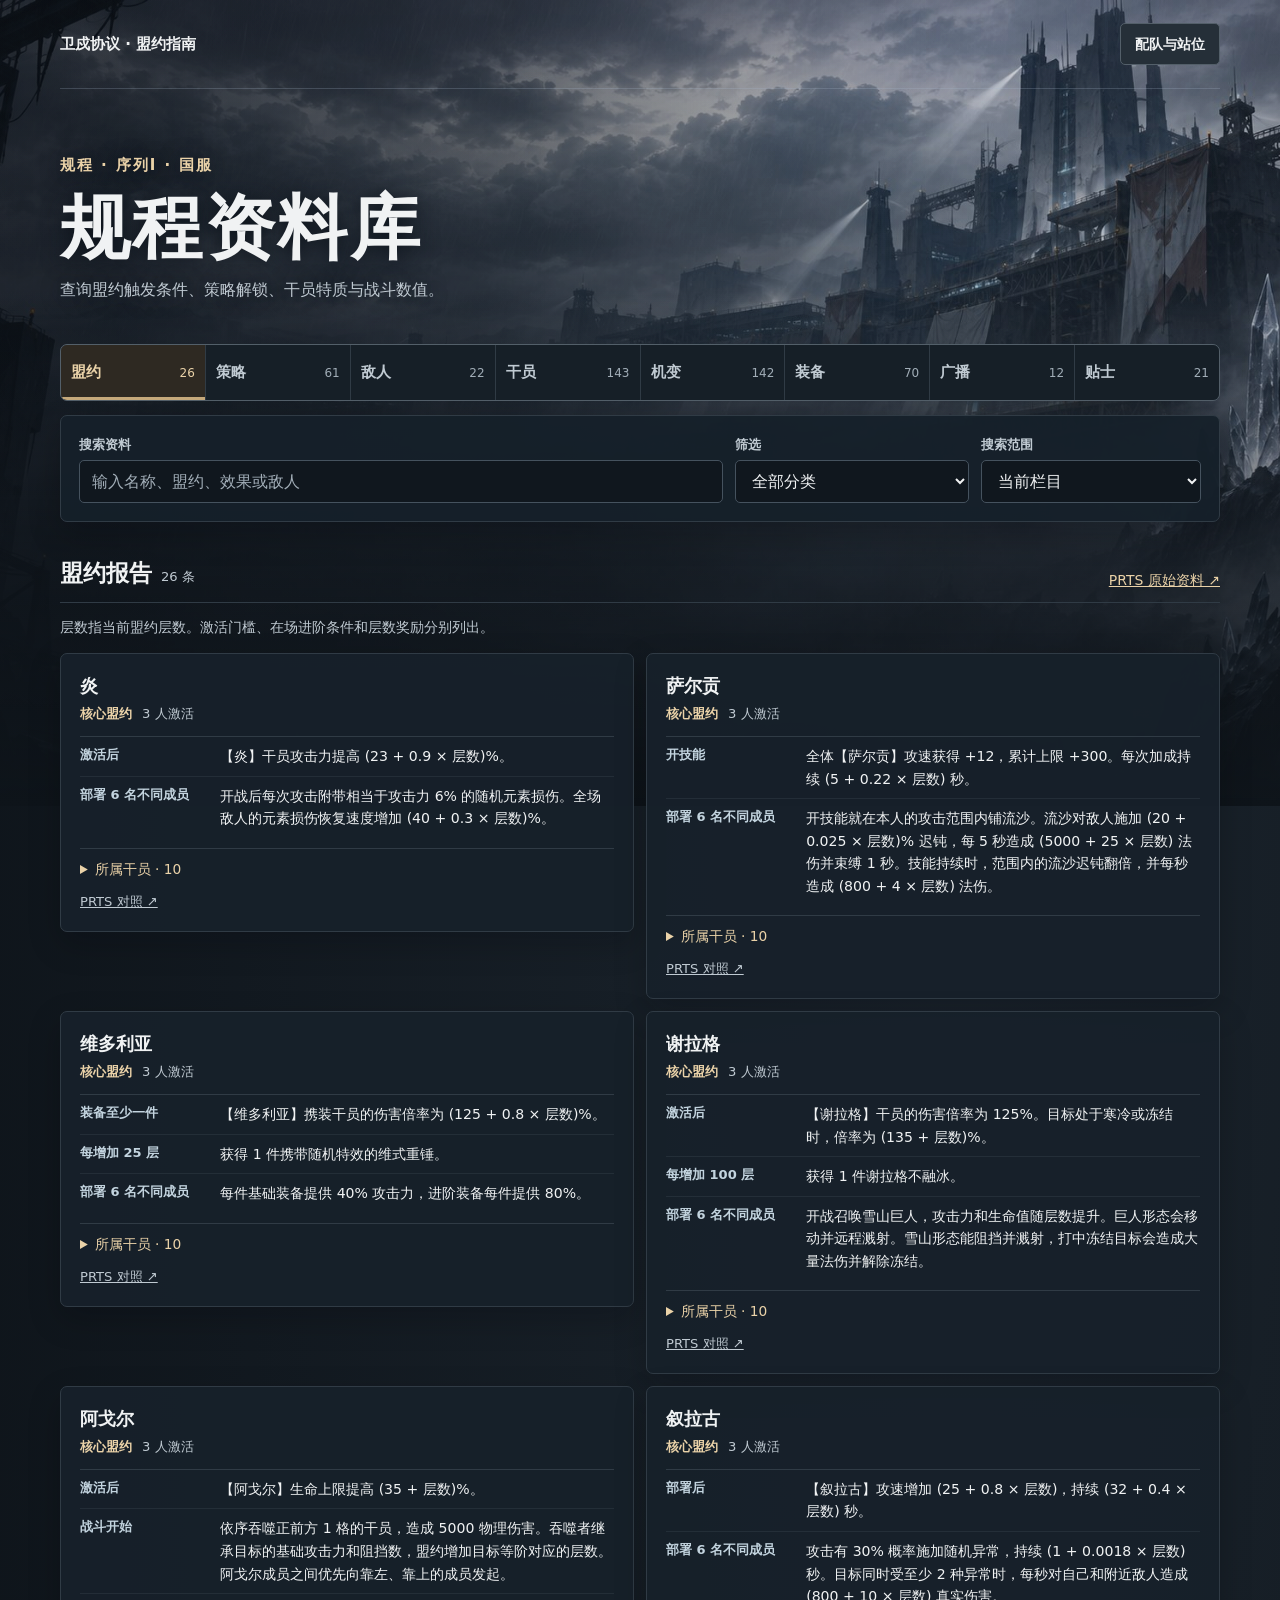
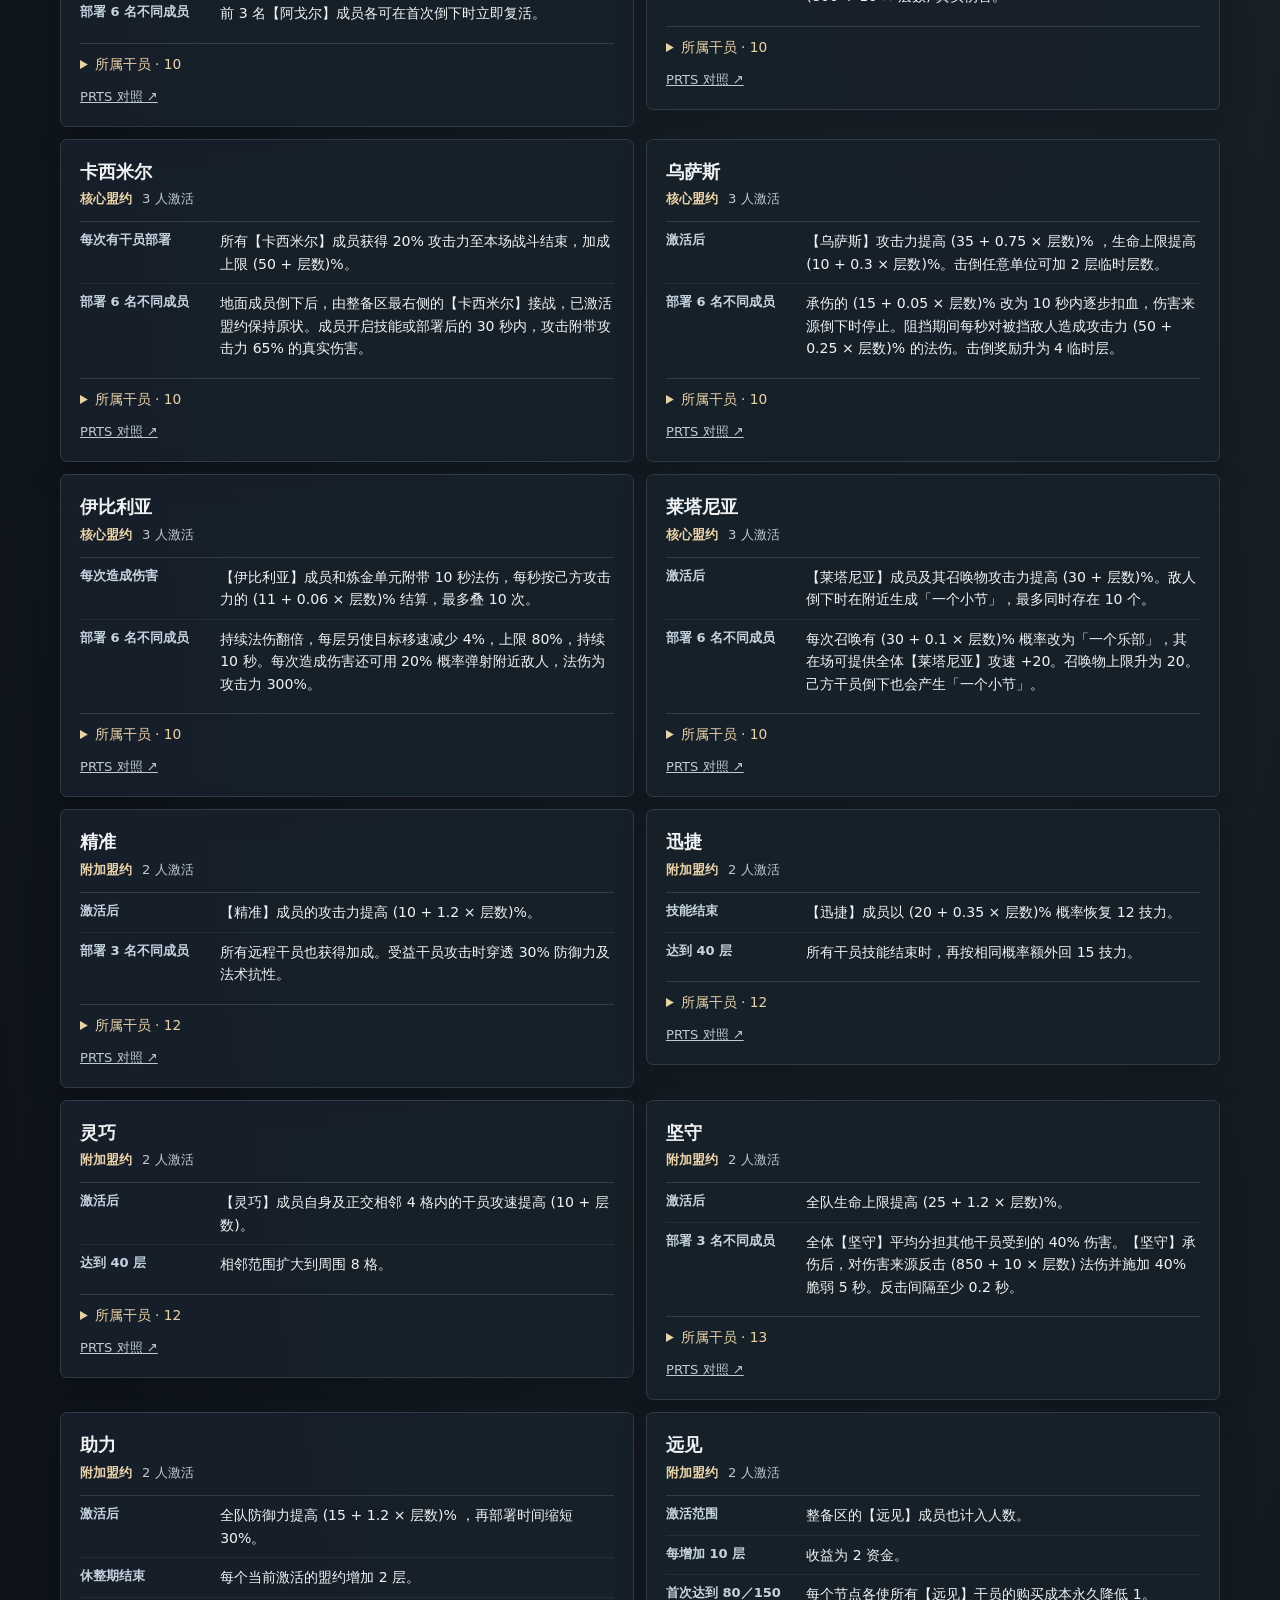
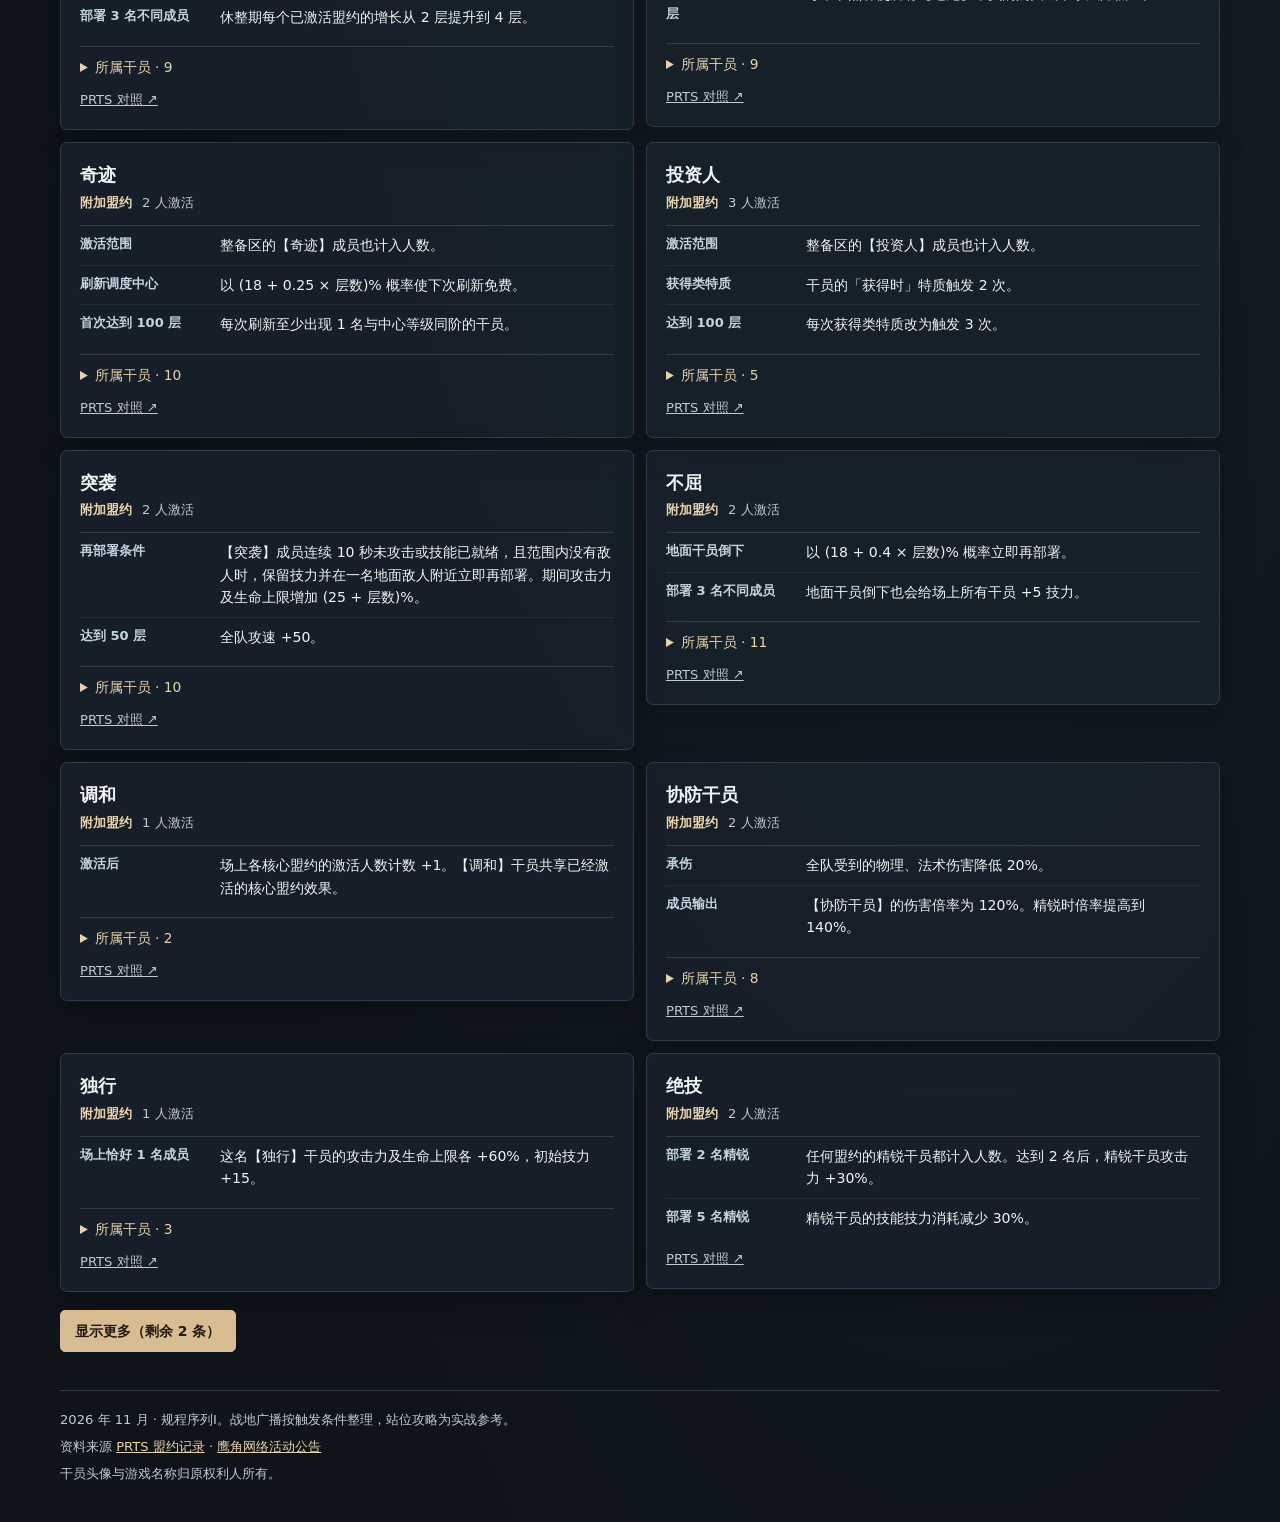
<file: database.html>
<!doctype html>
<html lang="zh-CN">
<head>
  <meta charset="utf-8">
  <meta name="viewport" content="width=device-width, initial-scale=1">
  <meta name="description" content="明日方舟卫戍协议·规程序列Ⅰ资料库，收录盟约、策略、敌人、干员、机变、装备、战地广播和专属贴士。">
  <title>规程资料库 · 卫戍协议</title>
  <link rel="stylesheet" href="theme.css?v=20261120-2">
  <style>
    * { box-sizing: border-box; }
    body { position: relative; margin: 0; color: var(--text); font: 15px/1.6 var(--sans); }
    body::before { content: ""; pointer-events: none; }
    a { color: var(--gold-bright); }
    :is(a, button, summary, input, select):focus-visible { outline: 2px solid var(--focus); outline-offset: 3px; }
    [hidden] { display: none !important; }
    .archive-wrap { position: relative; width: min(100% - 48px, 1160px); margin-inline: auto; }
    .archive-nav { display: flex; justify-content: space-between; align-items: center; gap: 12px; padding: 23px 0; border-bottom: 1px solid #a2b4c83d; }
    .archive-brand { color: var(--text); font-weight: 700; text-decoration: none; }
    .archive-link, .archive-more {
      display: inline-flex; align-items: center; justify-content: center;
      min-height: 42px; padding: 8px 14px; border: 1px solid var(--border-strong);
      border-radius: var(--radius-sm); background: var(--control-surface);
      color: var(--text); text-decoration: none; font: 600 .875rem/1.3 var(--sans); cursor: pointer;
    }
    .archive-link:hover, .archive-more:hover { background: var(--control-hover); border-color: var(--gold); }
    .archive-hero { padding: 64px 0 42px; text-shadow: 0 2px 20px #0a1119; }
    .archive-period { margin: 0 0 12px; color: var(--gold-bright); font-weight: 600; letter-spacing: .13em; }
    .archive-hero h1 { margin: 0 0 8px; font-size: clamp(2.65rem, 6vw, 4.4rem); font-weight: 750; line-height: 1.13; letter-spacing: .035em; }
    .archive-hero p:last-child { margin: 0; color: var(--text-mid); font-size: 1rem; }
    .archive-tabs {
      display: grid; grid-template-columns: repeat(8, minmax(0, 1fr)); gap: 1px;
      border: 1px solid var(--border-strong); border-radius: var(--radius);
      overflow: clip; background: var(--border-hair);
    }
    .archive-tab {
      display: flex; justify-content: space-between; align-items: baseline; gap: 6px;
      min-height: 55px; padding: 15px 10px; background: var(--surface-solid); color: var(--text-mid);
      text-decoration: none; font-weight: 600; text-wrap: nowrap;
      box-shadow: inset 0 -3px transparent;
    }
    .archive-tab small { color: var(--text-dim); font: 500 .75rem/1.4 var(--sans); font-variant-numeric: tabular-nums; }
    .archive-tab:hover { background: var(--surface-hover); color: var(--text); }
    .archive-tab:focus-visible { outline-offset: -4px; }
    .archive-tab[aria-current="page"] { color: var(--gold-bright); background: #2e2922; box-shadow: inset 0 -3px var(--gold); }
    .archive-tab[aria-current="page"] small { color: var(--gold-bright); }
    .archive-controls {
      display: grid; grid-template-columns: minmax(0, 2.2fr) minmax(120px, .8fr) minmax(120px, .75fr); gap: 12px;
      padding: 18px; margin-top: 14px; border: 1px solid var(--border-hair);
      border-radius: var(--radius); background: #15202aeb; box-shadow: var(--shadow-card);
    }
    .archive-field { display: grid; gap: 5px; min-width: 0; color: var(--text-mid); font-size: .825rem; font-weight: 600; }
    .archive-field input, .archive-field select {
      width: 100%; min-height: 43px; border: 1px solid var(--border-subtle); border-radius: var(--radius-sm);
      padding: 8px 12px; background: var(--bg-deep); color: var(--text); font: 400 16px/1.35 var(--sans);
    }
    .archive-field input::placeholder { color: var(--text-dim); opacity: 1; }
    .archive-results-heading {
      display: flex; align-items: end; justify-content: space-between; flex-wrap: wrap; gap: 6px 16px;
      margin: 32px 0 13px; border-bottom: 1px solid var(--border-hair); padding-bottom: 11px;
    }
    .archive-results-heading h2 { margin: 0; font-size: 1.45rem; }
    .archive-results-heading a { font-size: .875rem; }
    .archive-count { margin-left: 9px; color: var(--text-mid); font-size: .82rem; font-weight: 500; white-space: nowrap; }
    .archive-note { margin: 0 0 14px; color: var(--text-mid); font-size: .9rem; }
    .archive-results { display: grid; grid-template-columns: repeat(2, minmax(0, 1fr)); gap: 12px; align-items: start; }
    .archive-card {
      border: 1px solid var(--border-hair); border-radius: var(--radius); background: #17212aef;
      padding: clamp(13px, 2vw, 19px); box-shadow: var(--shadow-card); min-width: 0;
    }
    .archive-card:target { border-color: var(--gold); }
    .archive-card-head { display: flex; align-items: center; gap: 12px; min-width: 0; }
    .archive-card h3 { margin: 0; font-size: 1.15rem; line-height: 1.4; overflow-wrap: anywhere; }
    .archive-card-meta { display: flex; flex-wrap: wrap; gap: 4px 10px; margin-top: 4px; color: var(--text-mid); font-size: .82rem; }
    .archive-card-meta strong { color: var(--gold-bright); font-weight: 600; }
    .archive-portrait {
      width: 48px; height: 48px; flex: 0 0 auto; object-fit: cover; border-radius: var(--radius-sm);
      border: 1px solid var(--border-subtle); background: var(--control-surface);
    }
    .archive-fields { display: grid; gap: 0; margin: 12px 0 0; border-top: 1px solid var(--border-hair); }
    .archive-fields > div { display: grid; grid-template-columns: minmax(6.4em, 24%) minmax(0, 1fr); gap: 6px 12px; padding: 8px 0; }
    .archive-fields > div + div { border-top: 1px solid #303b4588; }
    .archive-fields dt { color: var(--blue-soft); font-size: .815rem; font-weight: 600; }
    .archive-fields dd { margin: 0; color: var(--text); font-size: .88rem; overflow-wrap: anywhere; }
    .archive-chips { display: flex; flex-wrap: wrap; gap: 5px 6px; margin-top: 9px; }
    .archive-chip {
      display: inline-block; max-width: 100%; padding: 4px 9px; border: 1px solid var(--border-subtle);
      border-radius: var(--radius-sm); color: var(--text-mid); font-size: .82rem; overflow-wrap: anywhere;
    }
    a.archive-chip { text-decoration: none; color: var(--gold-bright); }
    a.archive-chip:hover { border-color: var(--gold); background: var(--surface-hover); }
    .archive-card details { margin-top: 10px; border-top: 1px solid var(--border-hair); }
    .archive-card summary { padding: 9px 0 0; color: var(--gold-bright); font-size: .86rem; cursor: pointer; }
    .archive-card-foot { display: flex; gap: 12px; flex-wrap: wrap; margin-top: 11px; font-size: .82rem; }
    .archive-card-foot a { color: var(--text-mid); }
    .archive-stats { width: 100%; margin-top: 9px; border-collapse: collapse; font-size: .82rem; font-variant-numeric: tabular-nums; }
    .archive-stats :is(th,td) { padding: 7px 6px; text-align: right; border-block-end: 1px solid var(--border-hair); }
    .archive-stats th:first-child { text-align: left; }
    .archive-stats thead th { color: var(--text-mid); background: var(--bg-soft); }
    .archive-stats tbody th { color: var(--text-mid); font-weight: 500; }
    .archive-stats .archive-secret { color: #ffc3a9; }
    .archive-empty { color: var(--text-mid); }
    .archive-more {
      margin: 18px 0 0; color: var(--primary-text);
      border-color: var(--primary-start); background: var(--primary-start);
    }
    .archive-more:hover { color: var(--primary-text); background: var(--primary-hover); }
    .archive-footer { margin: 38px 0 0; padding: 18px 0 32px; border-top: 1px solid var(--border-hair); color: var(--text-mid); font-size: .82rem; }
    .archive-footer p { margin: 0 0 6px; }
    @media (max-width: 1050px) {
      .archive-tabs { grid-template-columns: repeat(4, minmax(0, 1fr)); }
    }
    @media (max-width: 690px) {
      .archive-wrap { width: calc(100% - 30px); }
      .archive-nav { padding-block: 15px; }
      .archive-hero { padding: 43px 0 29px; }
      .archive-hero p:last-child { max-width: 29ch; }
      .archive-tab { min-height: 50px; padding: 9px 5px; flex-direction: column; justify-content: center; align-items: center; gap: 0; font-size: .82rem; }
      .archive-controls { grid-template-columns: repeat(2, minmax(0, 1fr)); padding: 12px; gap: 10px; }
      .archive-field:first-child { grid-column: 1 / -1; }
      .archive-results-heading { margin-top: 22px; }
      .archive-results { grid-template-columns: minmax(0, 1fr); }
    }
    @media (max-width: 410px) {
      .archive-fields > div { grid-template-columns: minmax(0, 1fr); gap: 2px; }
      .archive-stats :is(th,td) { padding-inline: 3px; }
    }
  </style>
  </head>
<body>
  <header class="archive-wrap">
    <nav class="archive-nav" aria-label="站点导航">
      <a class="archive-brand" href="index.html">卫戍协议 · 盟约指南</a>
      <a class="archive-link" href="index.html#formations">配队与站位</a>
    </nav>
    <div class="archive-hero">
      <p class="archive-period">规程 · 序列Ⅰ · 国服</p>
      <h1>规程资料库</h1>
      <p>查询盟约触发条件、策略解锁、干员特质与战斗数值。</p>
    </div>
  </header>
  <main class="archive-wrap">
    <nav class="archive-tabs" aria-label="资料分类" id="archive-tabs"></nav>
    <form class="archive-controls" role="search" id="archive-search">
      <label class="archive-field">搜索资料
        <input id="archive-query" type="search" autocomplete="off" placeholder="输入名称、盟约、效果或敌人">
      </label>
      <label class="archive-field">筛选
        <select id="archive-filter"></select>
      </label>
      <label class="archive-field">搜索范围
        <select id="archive-scope">
          <option value="category">当前栏目</option>
          <option value="all">全部栏目</option>
        </select>
      </label>
    </form>
    <section aria-labelledby="archive-section-name">
      <div class="archive-results-heading">
        <h2><span id="archive-section-name">盟约报告</span><span class="archive-count" id="archive-count" role="status"></span></h2>
        <a id="archive-source" target="_blank" rel="noopener noreferrer">PRTS 原始资料 ↗</a>
      </div>
      <p class="archive-note" id="archive-note"></p>
      <div class="archive-results" id="archive-results"></div>
      <p class="archive-empty" id="archive-empty" hidden>没有匹配的条目。试试缩短关键词或切换搜索范围。</p>
      <button type="button" class="archive-more" id="archive-more" hidden>显示更多</button>
      <noscript><p>启用 JavaScript 后即可在本站搜索。也可直接查看 <a href="https://prts.wiki/w/卫戍协议·规程/PRTS盟约记录">PRTS 盟约记录</a>。</p></noscript>
    </section>
    <footer class="archive-footer">
      <p>2026 年 11 月 · 规程序列Ⅰ。战地广播按触发条件整理，站位攻略为实战参考。</p>
      <p>资料来源 <a href="https://prts.wiki/w/卫戍协议·规程/PRTS盟约记录" target="_blank" rel="noopener noreferrer">PRTS 盟约记录</a> · <a href="https://ak.hypergryph.com/news/4915" target="_blank" rel="noopener noreferrer">鹰角网络活动公告</a></p>
      <p>干员头像与游戏名称归原权利人所有。</p>
    </footer>
  </main>
  <script src="protocol-data.js?v=20261120-1"></script>
  <script>
    const reference = "https://prts.wiki/w/卫戍协议·规程/PRTS盟约记录";
    const wikiPage = "https://prts.wiki/w/";
    const sections = {
      alliances: { nav: "盟约", label: "盟约报告", anchor: "S.W.E.E.P.盟约报告", note: "层数指当前盟约层数。激活门槛、在场进阶条件和层数奖励分别列出。" },
      strategies: { nav: "策略", label: "策略报告", anchor: "S.W.E.E.P.策略报告", note: "初始生命值、操作方式、消耗和解锁条件可按策略发起人检索。" },
      enemies: { nav: "敌人", label: "敌方资料", anchor: "敌方资料", note: "领袖卡片可展开各难度的生命值，并查看隐秘核心的独立数值。" },
      operators: { nav: "干员", label: "干员数据库", anchor: "干员数据库", note: "按调度池等阶、盟约和特质检索。干员的原型及预设替换关系列在卡片中。" },
      phases: { nav: "机变", label: "机变阶段", anchor: "机变阶段", note: "敌人轮选按登场时段与击倒奖励整理，联合选项包含对队友的效果。" },
      equipment: { nav: "装备", label: "装备数据库", anchor: "装备数据库", note: "装备效果可在整备区生效，属性加成于战斗中应用。同名效果通常叠加并独立判定。标有合并限制的装备，可通过特定途径变为进阶品质。特定组合可同时获得两件装备的效果及额外能力。" },
      radio: { nav: "广播", label: "战地广播", anchor: "战地广播", note: "按广播何时出现及会显示的信息整理。" },
      tips: { nav: "贴士", label: "专属贴士", anchor: "专属贴士", note: "涵盖调度、整备、联防和最终攻势。" }
    };

    function node(type, content = "", className = "") {
      const element = document.createElement(type);
      if (className) element.className = className;
      if (content) element.textContent = content;
      return element;
    }

    function anchor(label, url, className = "", external = false) {
      const element = node("a", label, className);
      element.href = url;
      if (external) {
        element.target = "_blank";
        element.rel = "noopener noreferrer";
      }
      return element;
    }

    function address(category, name = "") {
      const params = new URLSearchParams({ category });
      if (name) params.set("record", name);
      return "database.html?" + params;
    }

    function sourceAddress(category, record) {
      const section = sections[category];
      const fragment = category === "alliances" ? record.group
        : category === "equipment" && record.anchor ? record.name
        : category === "enemies" && record.group === "领袖" ? "领袖"
        : category === "enemies" && record.group === "战术特训" ? "战术特训敌人"
        : section.anchor;
      return reference + "#" + encodeURIComponent(fragment);
    }

    function makeFields(pairs) {
      const list = node("dl", "", "archive-fields");
      for (const [key, value] of pairs) {
        const line = node("div");
        line.append(node("dt", key), node("dd", value));
        list.append(line);
      }
      return list;
    }

    function makeChips(items, label) {
      const box = node("div", "", "archive-chips");
      if (label) box.setAttribute("aria-label", label);
      box.append(...items);
      return box;
    }

    function makeHealth(stats) {
      const details = node("details");
      const summary = node("summary", "生命值 · " + stats.length + " 个模式和等级");
      const table = node("table", "", "archive-stats");
      table.setAttribute("aria-label", "不同模拟等级下的领袖生命值");
      const headings = table.createTHead().insertRow();
      for (const label of ["难度／规程等级", "最终攻势", "隐秘核心"]) {
        const th = node("th", label);
        th.scope = "col";
        headings.append(th);
      }
      const tbody = table.createTBody();
      for (const [mode, health] of stats) {
        const row = tbody.insertRow();
        const heading = node("th", mode);
        heading.scope = "row";
        row.append(heading, node("td", health[0]), node("td", health[1] ?? "—", "archive-secret"));
      }
      details.append(summary, table);
      return details;
    }

    const selected = new URLSearchParams(location.search);
    const keys = Object.keys(sections);
    const category = keys.includes(selected.get("category")) ? selected.get("category") : "alliances";
    const directName = selected.get("record") ?? "";
    const isDirect = protocolData[category].some(record => record.name === directName);
    const query = document.getElementById("archive-query");
    const filter = document.getElementById("archive-filter");
    const scope = document.getElementById("archive-scope");
    const list = document.getElementById("archive-results");
    const count = document.getElementById("archive-count");
    const more = document.getElementById("archive-more");
    const empty = document.getElementById("archive-empty");
    const sectionName = document.getElementById("archive-section-name");
    const sectionNote = document.getElementById("archive-note");
    const sectionSource = document.getElementById("archive-source");
    const allianceNames = new Set(protocolData.alliances.map(entry => entry.name));
    const operatorNames = new Set(protocolData.operators.map(entry => entry.name));
    const pageSize = 24;

    function makeCard(record, key) {
      const card = node("article", "", "archive-card");
      const head = node("div", "", "archive-card-head");
      const portraitUrl = key === "operators" ? protocolPortraits[record.name] : "";
      if (portraitUrl) {
        const portrait = node("img", "", "archive-portrait");
        portrait.src = portraitUrl;
        portrait.alt = record.name + "的头像";
        portrait.loading = "lazy";
        portrait.referrerPolicy = "no-referrer";
        portrait.addEventListener("error", () => portrait.remove(), { once: true });
        head.append(portrait);
      }
      const heading = node("div");
      const title = node("h3", record.name);
      const meta = node("div", "", "archive-card-meta");
      meta.append(node("strong", record.group));
      if (record.badge) meta.append(node("span", record.badge));
      heading.append(title, meta);
      head.append(heading);
      card.append(head);
      if (record.tags?.length) {
        const tags = record.tags.map(label => allianceNames.has(label)
          ? anchor(label, address("alliances", label), "archive-chip")
          : node("span", label, "archive-chip"));
        card.append(makeChips(tags, "标签"));
      }
      if (record.variants?.length) {
        const variants = record.variants.map(name => anchor(name.replace("(卫戍协议)", ""), wikiPage + encodeURIComponent(name), "archive-chip", true));
        card.append(makeChips([node("span", "预设", "archive-chip"), ...variants], "预设替换"));
      }
      if (record.fields.length) card.append(makeFields(record.fields));
      if (record.stats) card.append(makeHealth(record.stats));
      if (record.people?.length) {
        const allies = record.people.map(label => operatorNames.has(label)
          ? anchor(label, address("operators", label), "archive-chip")
          : anchor(label, wikiPage + encodeURIComponent(label), "archive-chip", true));
        const details = node("details");
        details.append(node("summary", "所属干员 · " + record.people.length), makeChips(allies, "所属干员"));
        card.append(details);
      }
      if (record.enemyPages?.length) {
        const details = node("details");
        const enemyLinks = record.enemyPages.map(name => anchor(name, wikiPage + encodeURIComponent(name), "archive-chip", true));
        details.append(node("summary", "敌人列表 · " + enemyLinks.length), makeChips(enemyLinks, "敌人列表"));
        card.append(details);
      }
      const links = node("div", "", "archive-card-foot");
      if (key === "operators") {
        links.append(anchor("干员原型 ↗", wikiPage + encodeURIComponent(record.name), "", true));
      }
      links.append(anchor("PRTS 对照 ↗", sourceAddress(key, record), "", true));
      card.append(links);
      return card;
    }

    function normalize(value) {
      return value.normalize("NFKC").toLocaleLowerCase("zh-CN");
    }

    const searchable = keys.flatMap(key => protocolData[key].map(entry => ({
      key, entry, text: normalize([
        sections[key].label, entry.name, entry.group, entry.badge,
        ...(entry.tags ?? []), ...(entry.variants ?? []), ...(entry.people ?? []),
        ...(entry.enemyPages ?? []), ...entry.fields.flat(), ...(entry.stats ?? []).flat(2)
      ].filter(Boolean).join(" "))
    })));

    let visibleLimit = pageSize;
    let exactRecord = isDirect ? directName : "";
    query.value = exactRecord || selected.get("q") || "";
    scope.value = selected.get("scope") === "all" ? "all" : "category";

    const allGroups = [...new Set(protocolData[category].map(item => item.group))];
    filter.add(new Option("全部分类", "all"));
    for (const group of allGroups) filter.add(new Option(group, group));
    if (allGroups.includes(selected.get("group"))) filter.value = selected.get("group");

    const tabBar = document.getElementById("archive-tabs");
    for (const key of keys) {
      const tab = anchor(sections[key].nav, address(key), "archive-tab");
      tab.append(node("small", String(protocolData[key].length)));
      if (key === category) tab.setAttribute("aria-current", "page");
      tabBar.append(tab);
    }

    function render() {
      const all = scope.value === "all";
      const current = sections[category];
      const tokens = normalize(query.value.trim()).split(/\s+/).filter(Boolean);
      filter.disabled = all;
      const filtered = searchable.filter(({ key, entry, text }) => {
        if (!all && (key !== category || filter.value !== "all" && entry.group !== filter.value)) return false;
        if (exactRecord) return entry.name === exactRecord;
        return tokens.every(token => text.includes(token));
      });
      sectionName.textContent = all ? "全部资料" : current.label;
      sectionNote.textContent = all ? "" : current.note;
      sectionNote.hidden = all;
      sectionSource.href = all ? reference : reference + "#" + encodeURIComponent(current.anchor);
      count.textContent = filtered.length + " 条";
      list.replaceChildren(...filtered.slice(0, visibleLimit).map(({ key, entry }) => makeCard(entry, key)));
      empty.hidden = filtered.length > 0;
      more.hidden = visibleLimit >= filtered.length;
      more.textContent = "显示更多（剩余 " + (filtered.length - visibleLimit) + " 条）";
    }

    function applyFilters() {
      exactRecord = "";
      visibleLimit = pageSize;
      const params = new URLSearchParams({ category });
      if (query.value.trim()) params.set("q", query.value.trim());
      if (scope.value === "all") params.set("scope", "all");
      if (filter.value !== "all" && scope.value !== "all") params.set("group", filter.value);
      history.replaceState(null, "", "?" + params);
      render();
    }

    document.getElementById("archive-search").addEventListener("submit", event => {
      event.preventDefault();
      applyFilters();
    });
    query.addEventListener("input", applyFilters);
    filter.addEventListener("change", applyFilters);
    scope.addEventListener("change", applyFilters);
    more.addEventListener("click", () => {
      visibleLimit += pageSize;
      render();
    });
    render();
  </script>
</body>
</html>
</file>
<file: theme.css>
/* Website palette and controls for the industrial city artwork. */
:root {
  color-scheme: dark;
  --bg-void: #0e141a;
  --bg-deep: #10171e;
  --bg-mid: #171f27;
  --bg-soft: #202a33;
  --surface-solid: #161f27;
  --surface-hover: #202a33;
  --border-hair: #303b45;
  --border-subtle: #45525e;
  --border-strong: #535f69;
  --text: #f0f2f3;
  --text-mid: #c0cad2;
  --text-dim: #a1adb7;
  --text-faint: #9ba7b0;
  --gold: #c6a97b;
  --gold-bright: #ead2a8;
  --gold-deep: #a88b60;
  --gold-glow: rgba(198, 169, 123, .1);
  --blue: #9db6c6;
  --blue-soft: #c3d4df;
  --green: #aac8b9;
  --focus: #ecd3a4;
  --primary-start: #d7bd91;
  --primary-end: #c0a477;
  --primary-hover: #e5cea7;
  --primary-active: #b69b70;
  --primary-text: #211a12;
  --control-surface: #252f38;
  --control-hover: #303c46;
  --control-active: #1d262e;
  --control-edge: #626e78;
  --radius: 7px;
  --radius-sm: 5px;
  --sans: 'Inter', 'Noto Sans SC', 'Microsoft YaHei', -apple-system, system-ui, sans-serif;
  --serif: var(--sans);
  --shadow-card: 0 12px 32px rgba(2, 6, 10, .22);
  --shadow-lift: 0 14px 36px rgba(2, 6, 10, .27);
  --city-height: clamp(650px, 63vw, 900px);
  --city-position: 58% top;
  --city-shade: linear-gradient(90deg, rgba(9, 14, 20, .76), rgba(10, 16, 22, .55) 40%, rgba(11, 17, 23, .08) 76%);
}

html {
  background: var(--bg-void);
  scroll-padding-top: 24px;
}
body {
  background: radial-gradient(ellipse at 75% 46rem, #1b242d 0%, var(--bg-void) 66rem);
  font-weight: 400;
}
body::before {
  position: absolute;
  inset: 0 0 auto;
  height: var(--city-height);
  background:
    linear-gradient(180deg, rgba(9, 14, 19, .12), rgba(13, 19, 25, .16) 36%, var(--bg-void) 100%),
    var(--city-shade),
    url('tactical-city.jpg') var(--city-position) / cover no-repeat;
}
body::after { display: none; }
.bg-grid {
  position: absolute;
  inset: 0 0 auto;
  height: var(--city-height);
  background-image:
    linear-gradient(rgba(189, 207, 220, .04) 1px, transparent 1px),
    linear-gradient(90deg, rgba(189, 207, 220, .04) 1px, transparent 1px);
  background-size: 80px 80px;
  mask-image: linear-gradient(180deg, transparent 23%, #000 59%, transparent 93%);
  -webkit-mask-image: linear-gradient(180deg, transparent 23%, #000 59%, transparent 93%);
  opacity: .45;
}
.container {
  max-width: 1100px;
  padding-inline: clamp(16px, 3.6vw, 40px);
}

/* Title over the city panorama. */
.hero {
  padding: 92px 0 42px;
  text-align: left;
}
.hero::before {
  content: '';
  position: absolute;
  left: 0;
  top: 55px;
  width: 46px;
  height: 2px;
  background: var(--gold);
}
.hero-eyebrow {
  margin-bottom: 13px;
  padding: 0;
  color: var(--gold-bright);
  font-size: .8125rem;
  font-weight: 600;
  letter-spacing: .25em;
  text-shadow: 0 2px 12px #0d141d;
}
.hero h1 {
  margin: 0 0 14px;
  background: none;
  color: #f3f5f6;
  -webkit-text-fill-color: currentColor;
  font-size: clamp(2.1rem, 4.75vw, 3.7rem);
  font-weight: 700;
  line-height: 1.22;
  letter-spacing: .035em;
  filter: none;
  text-shadow: 0 3px 25px rgba(3, 8, 14, .54);
}
.hero-sub {
  color: var(--text-mid);
  font-size: 1rem;
  font-weight: 400;
  letter-spacing: .035em;
  text-shadow: 0 2px 12px #0a1016;
}
.hero-divider {
  justify-content: flex-start;
  gap: 8px;
  margin-top: 25px;
}
.hero-divider::before {
  width: 40px;
  background: var(--gold);
}
.hero-divider::after {
  width: 146px;
  background: linear-gradient(90deg, rgba(191, 204, 214, .39), transparent);
}
.hero-divider .diamond { display: none; }

/* Guide surfaces. */
.notice,
.info-block,
.synergy-block,
.simple-explain,
.warn-box,
.formation-panel,
.formation-overview {
  border: 1px solid var(--border-hair);
  border-radius: var(--radius);
  background: var(--surface-solid);
  box-shadow: var(--shadow-card);
}
.notice {
  margin-bottom: 26px;
  padding: 17px 20px;
  gap: 14px;
  border-color: #4b545b;
  background: rgba(20, 29, 37, .9);
}
.notice::before { display: none; }
.notice-icon {
  width: 29px;
  height: 29px;
  border-radius: var(--radius-sm);
  border-color: var(--gold-deep);
  background: var(--gold-glow);
  color: var(--gold-bright);
  font-family: var(--sans);
  font-size: .875rem;
}
.notice-body,
.info-content,
.step-list li,
.row-body,
.final-config {
  color: var(--text-mid);
  font-size: 1rem;
  font-weight: 400;
  line-height: 1.8;
}
.notice-body strong { font-weight: 600; }
.section-head {
  margin: 48px 0 20px;
  padding-bottom: 15px;
}
.section-head h2 {
  font-size: 1.25rem;
  letter-spacing: .09em;
}
.section-head .count { color: var(--text-dim); font-size: .8125rem; }
.entry-list { gap: 10px; }
.entry-card {
  padding: 16px 20px;
  border-color: var(--border-hair);
  border-radius: var(--radius);
  background: var(--surface-solid);
  transition: background-color .18s ease, border-color .18s ease;
}
.entry-card::before,
.entry-card::after { display: none; }
.entry-card:hover {
  border-color: var(--border-strong);
  background: var(--surface-hover);
  box-shadow: var(--shadow-card);
  transform: none;
}
.entry-card:hover .entry-emblem { transform: none; }
.entry-emblem,
.detail-emblem {
  border-radius: var(--radius-sm);
  font-family: var(--sans);
}
.entry-name { font-size: 1.0625rem; }
.entry-desc {
  color: var(--text-dim);
  font-size: .875rem;
  font-weight: 400;
}
.entry-portraits img {
  width: 38px;
  height: 38px;
  margin-left: -5px;
  border: 2px solid var(--surface-solid);
  border-radius: 4px;
}
.detail-topbar { padding-top: 28px; }
.detail-header { padding: 35px 0 28px; }
.detail-header h2 {
  font-size: 2rem;
  letter-spacing: .075em;
  text-shadow: 0 2px 20px #030a11;
}
.detail-header .subtitle { color: var(--text-mid); font-size: .9375rem; }
.detail-emblem::after { border-radius: var(--radius); }
.simple-explain {
  border-left: 2px solid var(--gold);
  font-size: 1rem;
}
.simple-explain::before { display: none; }
.info-label { font-size: .875rem; letter-spacing: .09em; }
.info-label::before { border-radius: 1px; }
.info-label.gold::before,
.info-label.blue::before,
.info-label.green::before { box-shadow: none; }
.key-card {
  padding: 12px;
  border-radius: var(--radius-sm);
  background: rgba(187, 203, 215, .045);
}
.key-card.must { background: var(--gold-glow); }
.op-avatar,
.portrait-button,
.modal-portrait { border-radius: var(--radius-sm); }
.op-avatar { border-color: var(--border-subtle); }
.row-label { color: var(--text-dim); font-size: .875rem; }
.sub-tag { border-radius: var(--radius-sm); }
.final-config {
  border-radius: var(--radius-sm);
  background: var(--gold-glow);
}
.warn-box { border-color: rgba(224, 130, 112, .28); font-size: 1rem; }

/* Formation overview and the shared diagram toolbar. */
.formation-overview { margin: 0 0 38px; }
.formation-overview summary {
  display: flex;
  align-items: center;
  gap: 12px;
  min-height: 56px;
  padding: 13px 22px;
  border: 0;
  border-radius: var(--radius) var(--radius) 0 0;
  background: transparent;
  color: var(--text);
  font-size: 1.125rem;
  font-weight: 650;
  list-style: none;
  transition: background-color .18s ease;
}
.formation-overview summary::-webkit-details-marker { display: none; }
.formation-overview summary:hover { background: var(--surface-hover); }
.formation-overview summary:focus-visible { outline-offset: -4px; }
.formation-overview[open] summary {
  margin: 0;
  border-bottom: 1px solid var(--border-hair);
}
.overview-count {
  margin-left: auto;
  color: var(--text-dim);
  font-size: .875rem;
  font-weight: 400;
}
.formation-overview summary::after,
.formation-selector::after {
  content: '';
  width: 7px;
  height: 7px;
  border: solid var(--text-mid);
  border-width: 0 1.5px 1.5px 0;
  transform: rotate(45deg) translateY(-2px);
}
.formation-overview[open] summary::after { transform: rotate(225deg) translateY(-2px); }
.overview-content { padding: 17px 22px 20px; }
.overview-controls {
  display: flex;
  align-items: center;
  justify-content: space-between;
  flex-wrap: wrap;
  gap: 14px;
  margin-bottom: 15px;
}
.formation-selector {
  position: relative;
  flex-wrap: nowrap;
  gap: 11px;
  margin: 0;
}
.formation-selector::after {
  position: absolute;
  top: 43%;
  right: 15px;
  pointer-events: none;
}
.formation-selector label {
  color: var(--text-mid);
  font-size: .875rem;
  white-space: nowrap;
}
.formation-select {
  min-width: 150px;
  min-height: 44px;
  padding: 8px 34px 8px 12px;
  font-size: .9375rem;
}
.formation-select option,
.formation-select optgroup { background: var(--bg-mid); }
.formation-panel { padding: 23px; }
.formation-overview .formation-panel {
  margin: 0;
  padding: 0;
  border: 0;
  background: transparent;
  box-shadow: none;
}
.formation-title { color: var(--text); }
.formation-toolbar { margin-bottom: 14px; }
.formation-scroll {
  border-radius: var(--radius-sm);
  border-color: var(--border-hair);
  scrollbar-color: var(--control-edge) var(--bg-deep);
}
.formation-actions { align-items: stretch; gap: 8px; }

/* Matte brass for the main action, steel for secondary controls. */
.formation-button,
.formation-select,
.back-btn,
.modal-close {
  border: 1px solid var(--control-edge);
  border-radius: var(--radius-sm);
  background: var(--control-surface);
  color: var(--text);
  box-shadow: inset 0 1px 0 rgba(243, 246, 249, .08);
  transition: background-color .16s ease, border-color .16s ease, box-shadow .16s ease;
}
.formation-button,
.back-btn,
.modal-close {
  display: inline-flex;
  align-items: center;
  justify-content: center;
  gap: 8px;
  min-height: 44px;
  padding: 8px 13px;
  font-size: .875rem;
  font-weight: 550;
  line-height: 1.45;
}
.back-btn,
.back-btn:hover {
  transform: none;
  backdrop-filter: none;
  -webkit-backdrop-filter: none;
}
.formation-button:hover,
.formation-select:hover,
.back-btn:hover,
.modal-close:hover {
  border-color: var(--text-dim);
  background: var(--control-hover);
  color: var(--text);
}
.formation-button:active,
.back-btn:active,
.modal-close:active {
  background: var(--control-active);
  box-shadow: inset 0 1px 3px rgba(0, 0, 0, .3);
}
.formation-button--primary {
  border-color: var(--primary-start);
  background: linear-gradient(180deg, var(--primary-start), var(--primary-end));
  color: var(--primary-text);
  font-weight: 700;
}
.formation-button--primary:hover {
  border-color: var(--primary-hover);
  background: var(--primary-hover);
  color: var(--primary-text);
}
.formation-button--primary:active { background: var(--primary-active); }
:where(button, select, summary, a, [role="button"]):focus-visible,
.entry-card:focus-visible,
.portrait-button:focus-visible,
.formation-button:focus-visible,
.formation-select:focus-visible,
.modal-close:focus-visible {
  outline: 2px solid var(--focus);
  outline-offset: 3px;
}
.control-icon {
  position: relative;
  flex: 0 0 15px;
  width: 15px;
  height: 15px;
  color: var(--blue-soft);
}
.control-icon::before,
.control-icon::after {
  content: '';
  position: absolute;
}
.control-icon--zoom::before {
  left: 0;
  top: 0;
  width: 10px;
  height: 10px;
  border: 1.5px solid currentColor;
  border-radius: 50%;
}
.control-icon--zoom::after {
  width: 6px;
  height: 1.5px;
  left: 9px;
  top: 10px;
  background: currentColor;
  transform: rotate(45deg);
  transform-origin: left center;
}
.control-icon--save {
  background: linear-gradient(currentColor, currentColor) center 0 / 1.5px 8px no-repeat;
}
.control-icon--save::before {
  width: 6px;
  height: 6px;
  top: 3px;
  left: 4.5px;
  border: solid currentColor;
  border-width: 0 1.5px 1.5px 0;
  transform: rotate(45deg);
}
.control-icon--save::after {
  left: 1.5px;
  right: 1.5px;
  bottom: 0;
  height: 5px;
  border: solid currentColor;
  border-width: 0 1.5px 1.5px;
}
.image-modal {
  border-color: var(--border-strong);
  border-radius: var(--radius);
  background: var(--bg-deep);
}
.image-modal::backdrop {
  background: rgba(4, 8, 12, .78);
  backdrop-filter: blur(4px);
}
footer {
  margin-top: 60px;
  padding: 28px 12px 0;
  color: var(--text-dim);
  font-size: .875rem;
}
.asset-credit { color: var(--text-dim); }

@media (max-width: 760px) {
  .hero { padding: 78px 0 33px; }
  .hero::before { top: 44px; }
  .overview-controls { align-items: flex-start; }
  .formation-overview summary,
  .overview-content { padding-inline: 17px; }
  .entry-portraits img { width: 33px; height: 33px; }
}
@media (max-width: 540px) {
  :root {
    --city-height: 670px;
    --city-position: 68% top;
    --city-shade: linear-gradient(90deg, rgba(8, 13, 19, .66), rgba(9, 14, 20, .34) 81%);
  }
  .hero { padding: 76px 0 31px; }
  .hero h1 {
    font-size: clamp(1.6rem, 7.6vw, 2.4rem);
    letter-spacing: .025em;
  }
  .hero-eyebrow { font-size: .75rem; letter-spacing: .16em; }
  .hero-sub { font-size: .875rem; line-height: 1.7; }
  .hero-divider { margin-top: 21px; }
  .notice { padding: 14px; gap: 10px; margin-bottom: 19px; }
  .notice-icon { width: 25px; height: 25px; }
  .notice-body { font-size: .9375rem; }
  .formation-overview summary { min-height: 52px; font-size: 1rem; }
  .overview-controls { display: grid; grid-template-columns: minmax(0, 1fr); gap: 10px; }
  .formation-selector select { flex: 1; min-width: 0; }
  .formation-actions { display: grid; grid-template-columns: repeat(2, minmax(0, 1fr)); width: 100%; }
  .formation-button { padding: 8px 6px; font-size: .875rem; }
  .formation-button--primary { grid-column: 1 / -1; }
  .formation-panel { padding: 17px; }
  .formation-kicker { font-size: .8125rem; }
  .entry-card { padding: 14px 13px; gap: 12px; }
  .entry-portraits img:nth-child(n+2) { display: none; }
  .detail-header h2 { font-size: 1.65rem; }
  .simple-explain, .info-block { padding: 20px 17px; }
}
</file>
